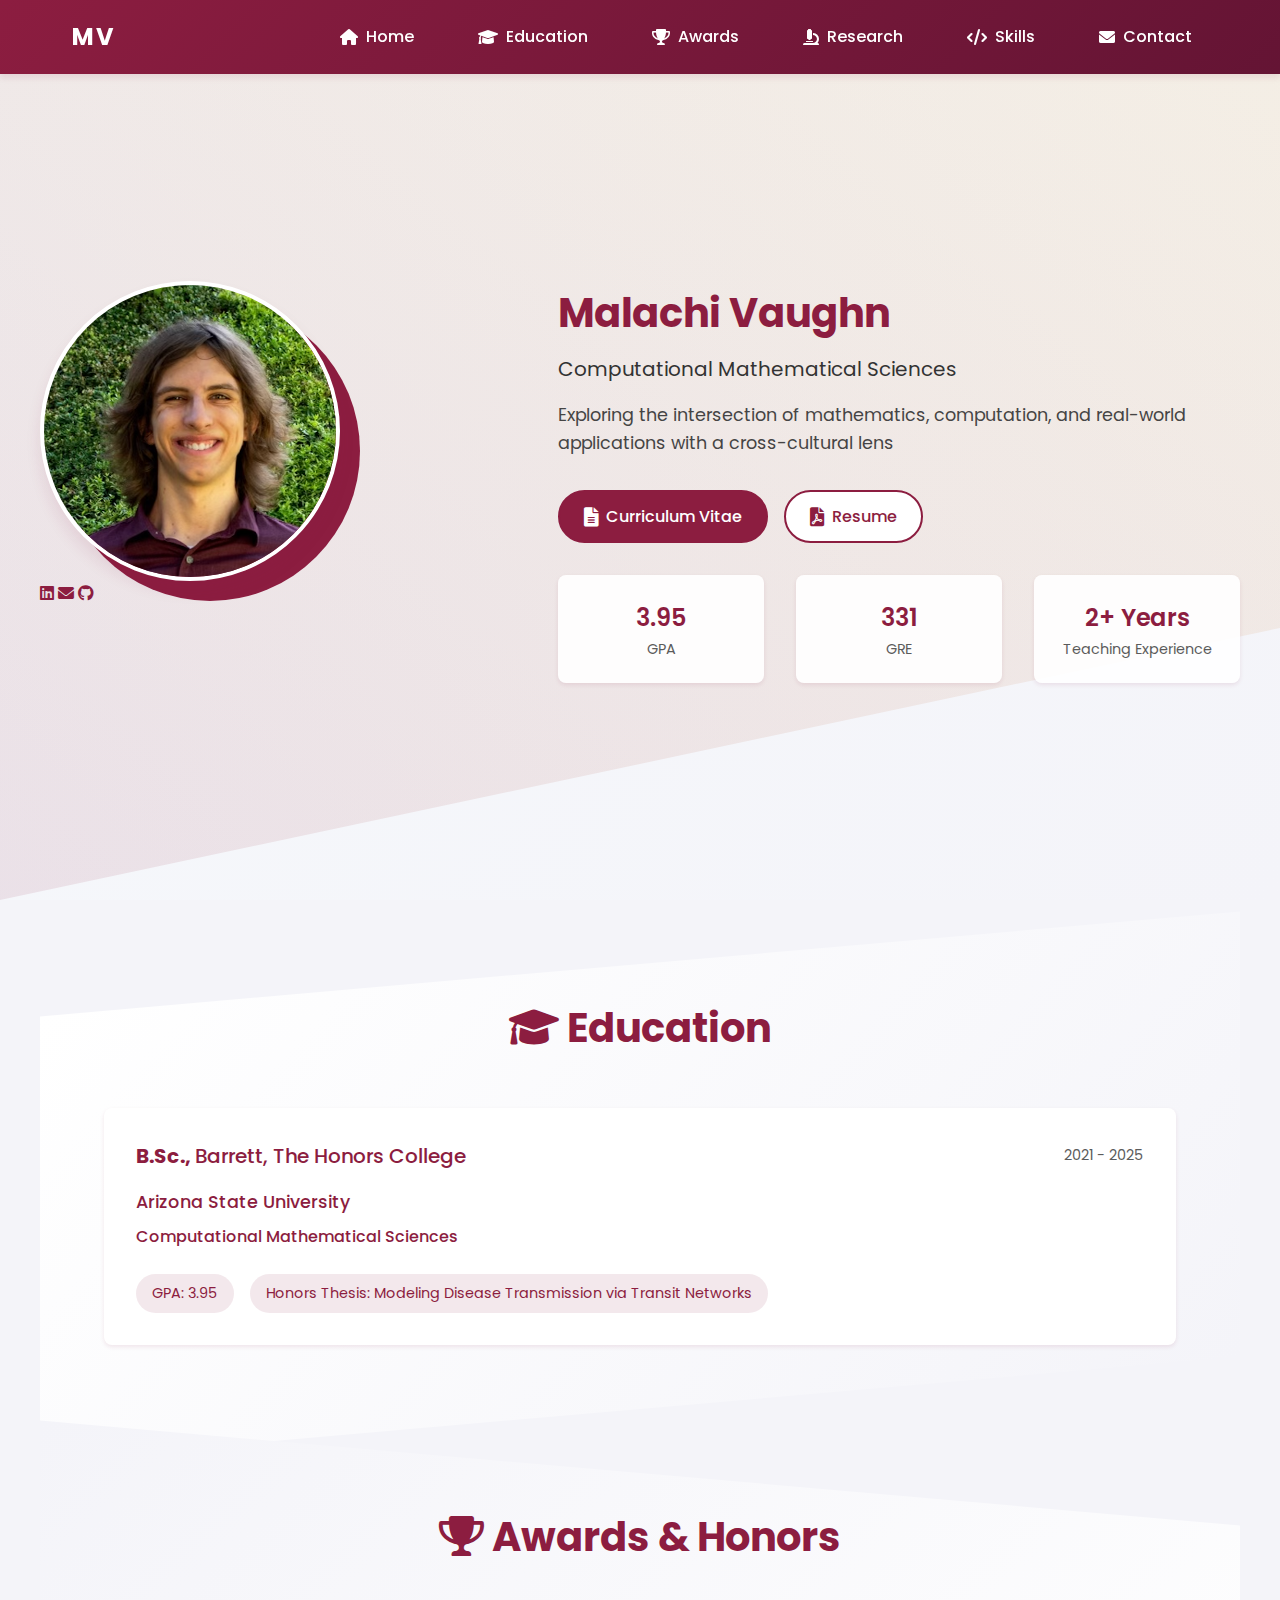
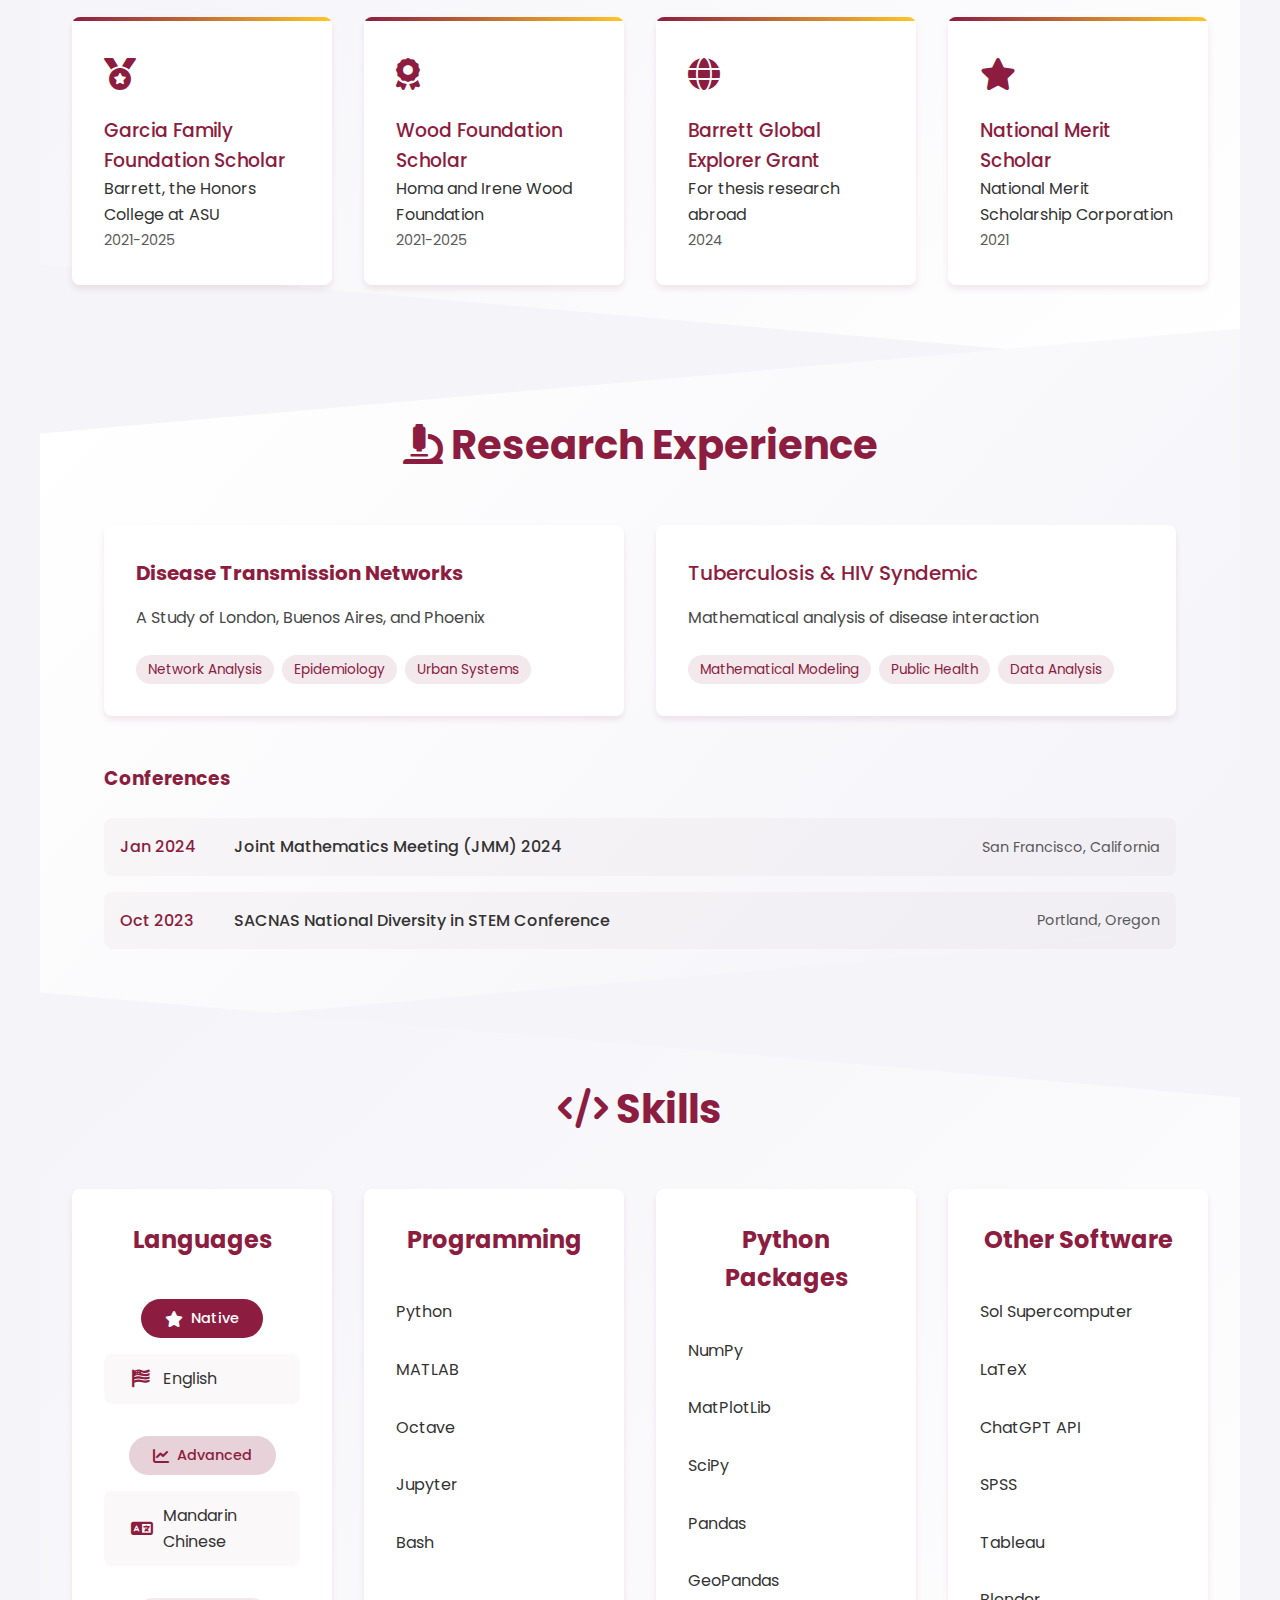
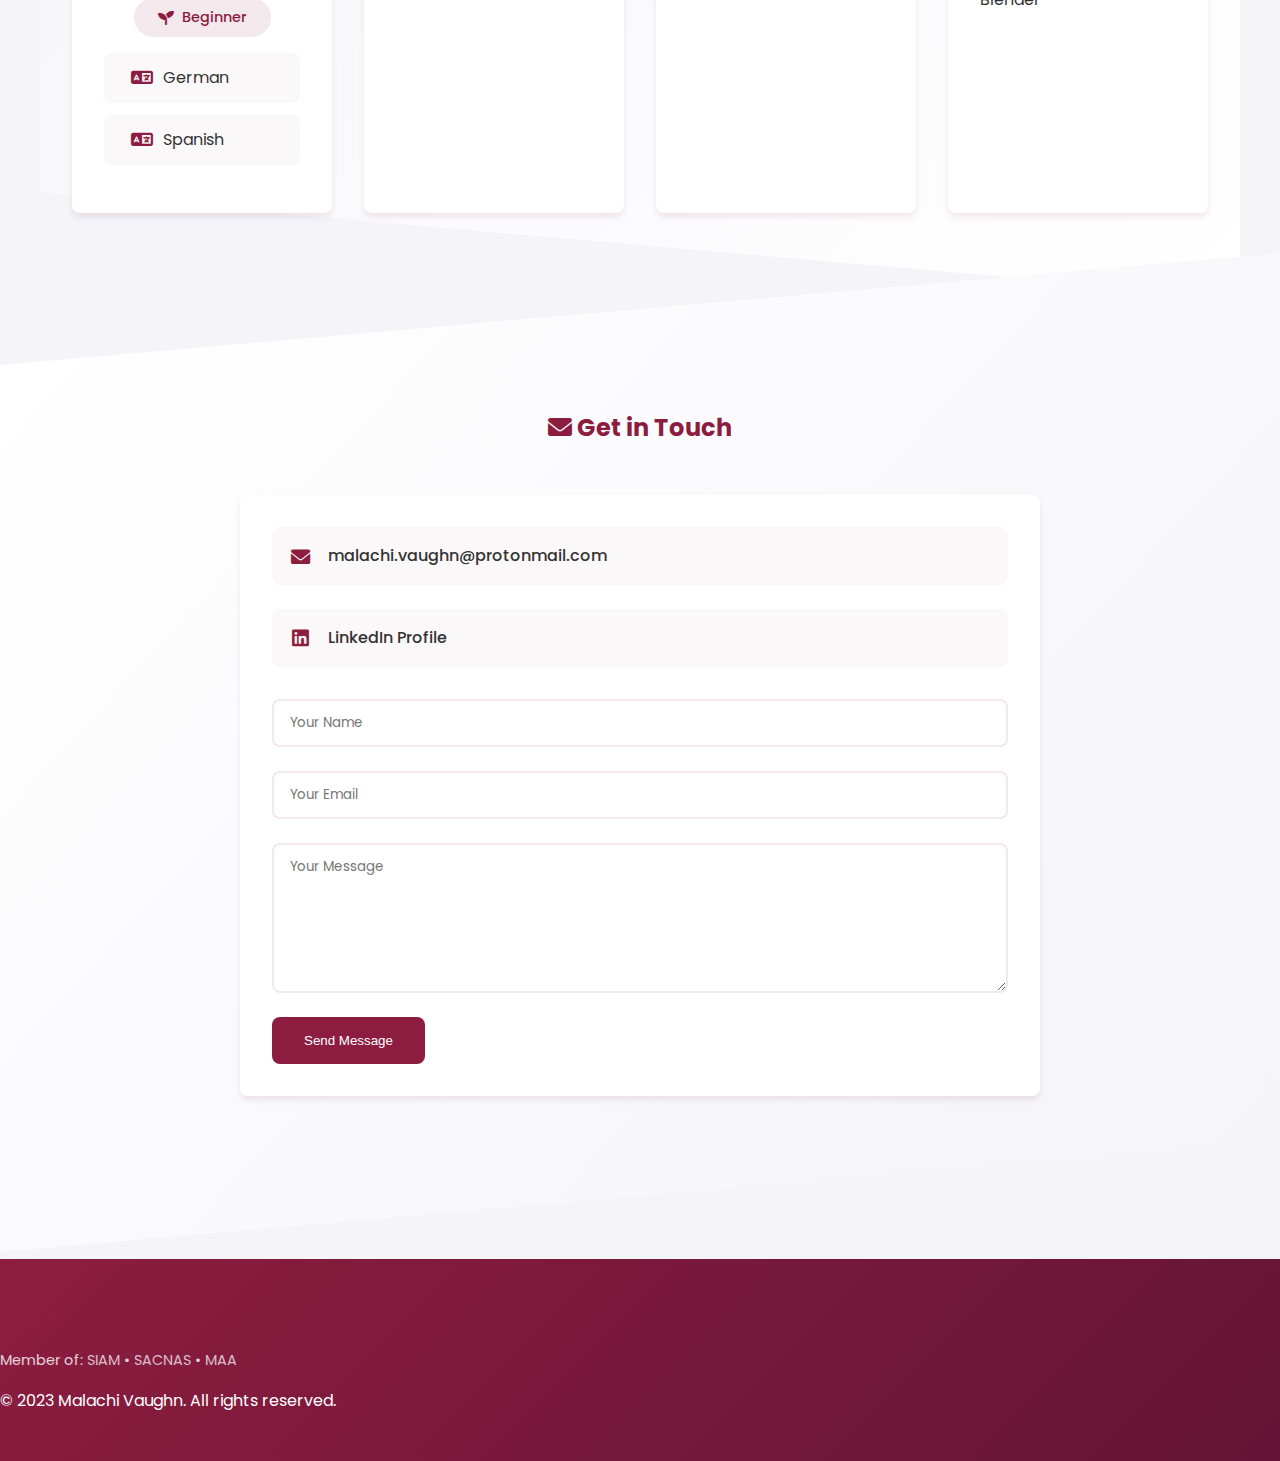
<file: index.html>
<!DOCTYPE html>
<html lang="en">
<head>
    <meta charset="UTF-8">
    <meta name="viewport" content="width=device-width, initial-scale=1.0">
    <title>Malachi Vaughn | Portfolio</title>
    <link rel="icon" type="image/svg+xml" href="data:image/svg+xml,<svg xmlns='http://www.w3.org/2000/svg' viewBox='0 0 100 100'><path fill='%238C1D40' stroke='black' stroke-width='2' d='M50 2L92 25V75L50 98L8 75V25L50 2z'/><text x='50' y='68' font-family='Arial' font-weight='bold' font-size='42' fill='white' text-anchor='middle'>MV</text></svg>">
    <link rel="stylesheet" href="css/styles.css">
    <link rel="stylesheet" href="https://cdnjs.cloudflare.com/ajax/libs/font-awesome/6.0.0/css/all.min.css">
    <link href="https://fonts.googleapis.com/css2?family=Poppins:wght@300;400;500;600;700&display=swap" rel="stylesheet">
</head>
<body>
    <!-- Navigation -->
    <header>
        <nav>
            <div class="logo">MV</div>
            <ul>
                <li><a href="#home"><i class="fas fa-home"></i> Home</a></li>
                <li><a href="#education"><i class="fas fa-graduation-cap"></i> Education</a></li>
                <li><a href="#awards"><i class="fas fa-trophy"></i> Awards</a></li>
                <li><a href="#research"><i class="fas fa-microscope"></i> Research</a></li>
                <li><a href="#skills"><i class="fas fa-code"></i> Skills</a></li>
                <li><a href="#contact"><i class="fas fa-envelope"></i> Contact</a></li>
            </ul>
        </nav>
    </header>

    <!-- Hero Section -->
    <section id="home" class="hero">
        <div class="hero-content">
            <div class="profile-container">
                <div class="profile-wrapper">
                    <img src="images/profile.png" alt="Malachi Vaughn" class="profile-img">
                    <div class="profile-backdrop"></div>
                </div>
                <div class="social-icons">
                    <a href="https://www.linkedin.com/in/malachi-vaughn/" target="_blank"><i class="fab fa-linkedin"></i></a>
                    <a href="mailto:malachi.vaughn@protonmail.com"><i class="fas fa-envelope"></i></a>
                    <a href="https://github.com/mjvaugh5" target="_blank"><i class="fab fa-github"></i></a>
                </div>
            </div>
            <div class="hero-text">
                <h1>Malachi Vaughn</h1>
                <p class="subtitle">Computational Mathematical Sciences</p>
                <p class="tagline">Exploring the intersection of mathematics, computation, and real-world applications with a cross-cultural lens</p>
                <div class="document-links">
                    <a href="https://drive.google.com/file/d/1K0JPLsYN8IQhLy4PbRxQRPZaoIpcnbSj/view?usp=sharing" class="doc-link cv-link" target="_blank">
                        <i class="fas fa-file-alt"></i>
                        Curriculum Vitae
                    </a>
                    <a href="https://drive.google.com/file/d/18tt3WPyoWrd3eE7w-vAeDcf9fKQ_kGXQ/view?usp=sharing" class="doc-link resume-link" target="_blank">
                        <i class="fas fa-file-pdf"></i>
                        Resume
                    </a>
                </div>
                <div class="hero-stats">
                    <div class="stat">
                        <span class="stat-number">3.95</span>
                        <span class="stat-label">GPA</span>
                    </div>
                    <div class="stat">
                        <span class="stat-number">331</span>
                        <span class="stat-label">GRE</span>
                    </div>
                    <div class="stat">
                        <span class="stat-number">2+ Years</span>
                        <span class="stat-label">Teaching Experience</span>
                    </div>
                </div>
            </div>
        </div>
    </section>

    <!-- Education Section -->
    <section id="education" class="card-container diagonal-section">
        <div class="section-content">
            <h2><i class="fas fa-graduation-cap"></i> Education</h2>
            <div class="education-card">
                <div class="edu-header">
                    <h3>B.Sc., <a href="https://barretthonors.asu.edu/" target="_blank">Barrett, The Honors College</a></h3>
                    <span class="year">2021 - 2025</span>
                </div>
                <p class="institution"><a href="https://www.asu.edu/" target="_blank">Arizona State University</a></p>
                <p class="major"><a href="https://degrees.apps.asu.edu/bachelors/major/ASU00/LACMSBS/computational-mathematical-sciences" target="_blank">Computational Mathematical Sciences</a></p>
                <div class="achievements">
                    <span class="gpa">GPA: 3.95</span>
                    <span class="honors">Honors Thesis: Modeling Disease Transmission via Transit Networks</span>
                </div>
            </div>
        </div>
    </section>

    <!-- Awards Section -->
    <section id="awards" class="card-container reverse-diagonal">
        <div class="section-content">
            <h2><i class="fas fa-trophy"></i> Awards & Honors</h2>
            <div class="awards-grid">
                <div class="award-card">
                    <div class="award-icon"><i class="fas fa-medal"></i></div>
                    <h3><a href="https://barretthonors.asu.edu/cost-aid/scholarships" target="_blank">Garcia Family Foundation Scholar</a></h3>
                    <p>Barrett, the Honors College at ASU</p>
                    <span class="year">2021-2025</span>
                </div>
                <div class="award-card">
                    <div class="award-icon"><i class="fas fa-award"></i></div>
                    <h3><a href="https://core-docs.s3.us-east-1.amazonaws.com/documents/asset/uploaded_file/2394/mtnview/3816771/2024_Wood_Scholarship.pdf" target="_blank">Wood Foundation Scholar</a></h3>
                    <p>Homa and Irene Wood Foundation</p>
                    <span class="year">2021-2025</span>
                </div>
                <div class="award-card">
                    <div class="award-icon"><i class="fas fa-globe"></i></div>
                    <h3><a href="https://onsa.asu.edu/scholarship/barrett-global-explorers-grant" target="_blank">Barrett Global Explorer Grant</a></h3>
                    <p>For thesis research abroad</p>
                    <span class="year">2024</span>
                </div>
                <div class="award-card">
                    <div class="award-icon"><i class="fas fa-star"></i></div>
                    <h3><a href="https://www.nationalmerit.org/" target="_blank">National Merit Scholar</a></h3>
                    <p>National Merit Scholarship Corporation</p>
                    <span class="year">2021</span>
                </div>
            </div>
        </div>
    </section>

    <!-- Research Section -->
    <section id="research" class="card-container diagonal-section">
        <div class="section-content">
            <h2><i class="fas fa-microscope"></i> Research Experience</h2>
            <div class="research-grid">
                <div class="research-card">
                    <h3>Disease Transmission Networks</h3>
                    <p>A Study of London, Buenos Aires, and Phoenix</p>
                    <div class="tags">
                        <span>Network Analysis</span>
                        <span>Epidemiology</span>
                        <span>Urban Systems</span>
                    </div>
                </div>
                <div class="research-card">
                    <h3><a href="https://mcmsc.asu.edu/sites/default/files/2024-08/Tuberculosis%20and%20Human%20Immuno..pdf" target="_blank">Tuberculosis & HIV Syndemic</a></h3>
                    <p>Mathematical analysis of disease interaction</p>
                    <div class="tags">
                        <span>Mathematical Modeling</span>
                        <span>Public Health</span>
                        <span>Data Analysis</span>
                    </div>
                </div>
            </div>
            <div class="conferences">
                <h3>Conferences</h3>
                <div class="conference-list">
                    <div class="conference-item">
                        <span class="conference-date">Jan 2024</span>
                        <span class="conference-name"><a href="https://www.jointmathematicsmeetings.org/" target="_blank">Joint Mathematics Meeting (JMM) 2024</a></span>
                        <span class="conference-location">San Francisco, California</span>
                    </div>
                    <div class="conference-item">
                        <span class="conference-date">Oct 2023</span>
                        <span class="conference-name"><a href="https://www.sacnas.org/conference" target="_blank">SACNAS National Diversity in STEM Conference</a></span>
                        <span class="conference-location">Portland, Oregon</span>
                    </div>
                </div>
            </div>
        </div>
    </section>

    <!-- Skills Section -->
    <section id="skills" class="card-container reverse-diagonal">
        <div class="section-content">
            <h2><i class="fas fa-code"></i> Skills</h2>
            <div class="skills-container">
                <div class="skill-category">
                    <h3>Languages</h3>
                    <div class="skill-items">
                        <div class="proficiency-group">
                            <div class="proficiency-label native">
                                <i class="fas fa-star"></i>
                                Native
                            </div>
                            <div class="language-list">
                                <div class="language-item">
                                    <i class="fas fa-flag-usa"></i>
                                    English
                                </div>
                            </div>
                        </div>
                        
                        <div class="proficiency-group">
                            <div class="proficiency-label advanced">
                                <i class="fas fa-chart-line"></i>
                                Advanced
                            </div>
                            <div class="language-list">
                                <div class="language-item">
                                    <i class="fas fa-language"></i>
                                    Mandarin Chinese
                                </div>
                            </div>
                        </div>
                        
                        <div class="proficiency-group">
                            <div class="proficiency-label beginner">
                                <i class="fas fa-seedling"></i>
                                Beginner
                            </div>
                            <div class="language-list">
                                <div class="language-item">
                                    <i class="fas fa-language"></i>
                                    German
                                </div>
                                <div class="language-item">
                                    <i class="fas fa-language"></i>
                                    Spanish
                                </div>
                            </div>
                        </div>
                    </div>
                </div>
                <div class="skill-category">
                    <h3>Programming</h3>
                    <div class="skill-items">
                        <span class="skill-tag">Python</span>
                        <span class="skill-tag">MATLAB</span>
                        <span class="skill-tag">Octave</span>
                        <span class="skill-tag">Jupyter</span>
                        <span class="skill-tag">Bash</span>
                    </div>
                </div>
                <div class="skill-category">
                    <h3>Python Packages</h3>
                    <div class="skill-items">
                        <span class="skill-tag">NumPy</span>
                        <span class="skill-tag">MatPlotLib</span>
                        <span class="skill-tag">SciPy</span>
                        <span class="skill-tag">Pandas</span>
                        <span class="skill-tag">GeoPandas</span>
                    </div>
                </div>
                <div class="skill-category">
                    <h3>Other Software</h3>
                    <div class="skill-items">
                        <span class="skill-tag">Sol Supercomputer</span>
                        <span class="skill-tag">LaTeX</span>
                        <span class="skill-tag">ChatGPT API</span>
                        <span class="skill-tag">SPSS</span>
                        <span class="skill-tag">Tableau</span>
                        <span class="skill-tag">Blender</span>
                    </div>
                </div>
            </div>
        </div>
    </section>

    <!-- Contact Section -->
    <section id="contact" class="contact-section diagonal-section">
        <div class="section-content">
            <h2><i class="fas fa-envelope"></i> Get in Touch</h2>
            <div class="contact-container">
                <div class="contact-info">
                    <div class="contact-item">
                        <i class="fas fa-envelope"></i>
                        <a href="mailto:malachi.vaughn@protonmail.com">malachi.vaughn@protonmail.com</a>
                    </div>
                    <div class="contact-item">
                        <i class="fab fa-linkedin"></i>
                        <a href="https://www.linkedin.com/in/malachi-vaughn/" target="_blank">LinkedIn Profile</a>
                    </div>
                </div>
                <form class="contact-form" action="https://formspree.io/f/xzzdpoly" method="POST">
                    <div class="form-group">
                        <input type="text" name="name" placeholder="Your Name" required>
                    </div>
                    <div class="form-group">
                        <input type="email" name="_replyto" placeholder="Your Email" required>
                    </div>
                    <div class="form-group">
                        <textarea name="message" placeholder="Your Message" required></textarea>
                    </div>
                    <input type="hidden" name="_subject" value="New Portfolio Contact Form Submission">
                    <input type="hidden" name="_next" value="thanks.html">
                    <button type="submit" class="submit-btn">Send Message</button>
                </form>
            </div>
        </div>
    </section>

    <!-- Footer -->
    <footer>
        <div class="footer-content">
            <div class="footer-social">
                <a href="https://www.linkedin.com/in/malachi-vaughn/" target="_blank"><i class="fab fa-linkedin"></i></a>
                <a href="mailto:malachi.vaughn@protonmail.com"><i class="fas fa-envelope"></i></a>
                <a href="https://github.com/mjvaugh5" target="_blank"><i class="fab fa-github"></i></a>
            </div>
            <div class="societies">
                <span>Member of: <a href="https://www.siam.org/" target="_blank">SIAM</a> • <a href="https://www.sacnas.org/" target="_blank">SACNAS</a> • <a href="https://www.maa.org/" target="_blank">MAA</a></span>
            </div>
            <p>&copy; 2023 Malachi Vaughn. All rights reserved.</p>
        </div>
    </footer>
</body>
</html>
</file>
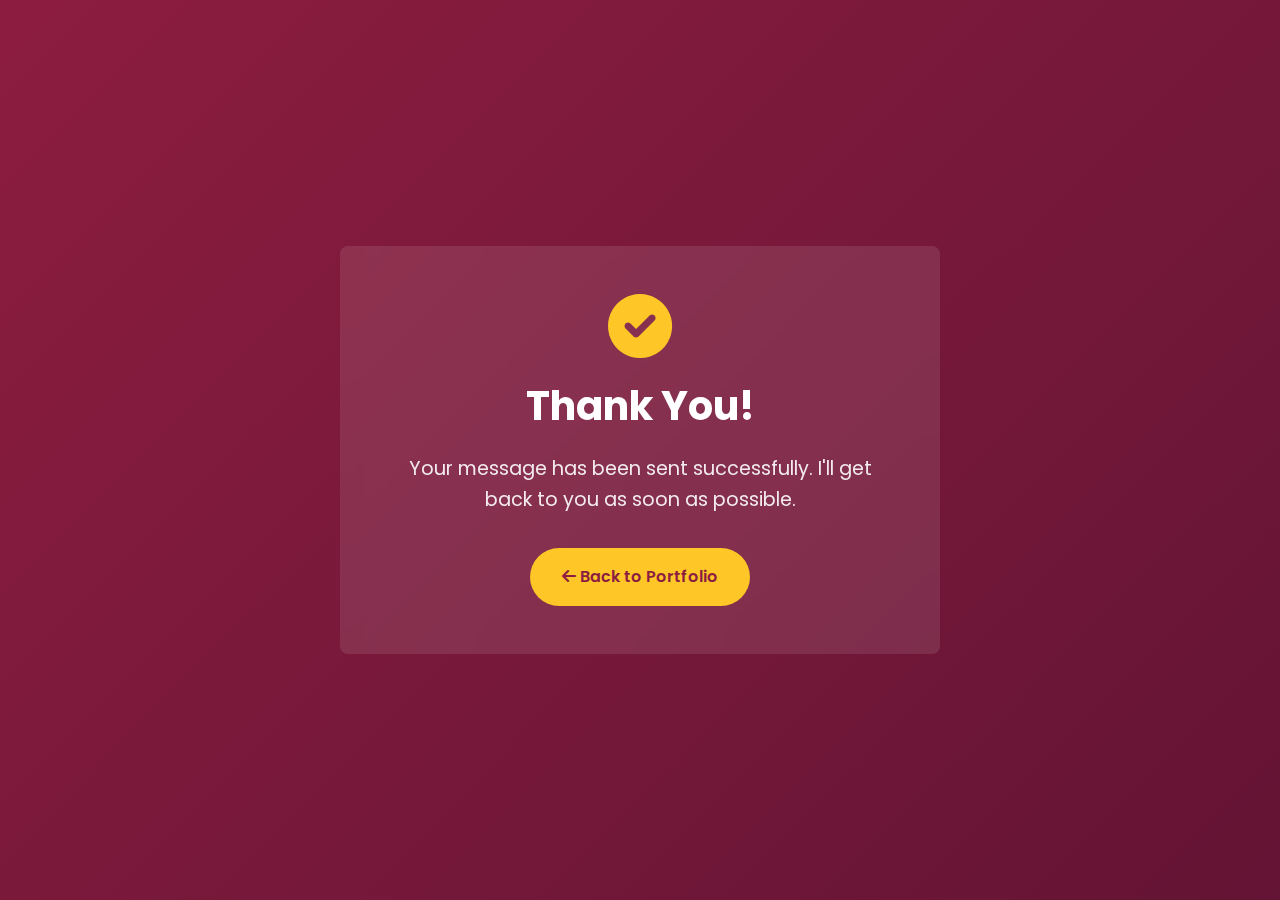
<file: thanks.html>
<!DOCTYPE html>
<html lang="en">
<head>
    <meta charset="UTF-8">
    <meta name="viewport" content="width=device-width, initial-scale=1.0">
    <title>Thank You - Message Sent</title>
    <link rel="stylesheet" href="css/styles.css">
    <link rel="stylesheet" href="https://cdnjs.cloudflare.com/ajax/libs/font-awesome/6.0.0/css/all.min.css">
    <link href="https://fonts.googleapis.com/css2?family=Poppins:wght@300;400;500;600;700&display=swap" rel="stylesheet">
    <style>
        .thank-you-container {
            min-height: 100vh;
            display: flex;
            flex-direction: column;
            align-items: center;
            justify-content: center;
            text-align: center;
            padding: 2rem;
            background: linear-gradient(135deg, var(--primary-color), var(--secondary-color));
            color: white;
        }
        
        .thank-you-content {
            background: rgba(255, 255, 255, 0.1);
            padding: 3rem;
            border-radius: var(--border-radius);
            backdrop-filter: blur(10px);
            max-width: 600px;
            margin: 0 auto;
        }
        
        .thank-you-icon {
            font-size: 4rem;
            color: var(--accent-color);
            margin-bottom: 1rem;
        }
        
        .thank-you-title {
            font-size: 2.5rem;
            margin-bottom: 1rem;
        }
        
        .thank-you-message {
            font-size: 1.2rem;
            margin-bottom: 2rem;
            opacity: 0.9;
        }
        
        .back-button {
            display: inline-block;
            padding: 1rem 2rem;
            background: var(--accent-color);
            color: var(--primary-color);
            text-decoration: none;
            border-radius: 30px;
            font-weight: 600;
            transition: var(--transition);
        }
        
        .back-button:hover {
            transform: translateY(-3px);
            box-shadow: 0 5px 15px rgba(0, 0, 0, 0.2);
        }
    </style>
</head>
<body>
    <div class="thank-you-container">
        <div class="thank-you-content">
            <i class="fas fa-check-circle thank-you-icon"></i>
            <h1 class="thank-you-title">Thank You!</h1>
            <p class="thank-you-message">Your message has been sent successfully. I'll get back to you as soon as possible.</p>
            <a href="index.html" class="back-button">
                <i class="fas fa-arrow-left"></i> Back to Portfolio
            </a>
        </div>
    </div>
</body>
</html>
</file>
<file: css/styles.css>
/* Base Styles and Variables */
:root {
    --primary-color: #8C1D40; /* ASU Maroon */
    --secondary-color: #641434; /* Darker Maroon */
    --accent-color: #FFC627; /* ASU Gold */
    --text-color: #333;
    --bg-color: #f4f4f9;
    --card-bg: #ffffff;
    --shadow-sm: 0 2px 4px rgba(140, 29, 64, 0.1);
    --shadow-md: 0 4px 6px rgba(140, 29, 64, 0.1);
    --shadow-lg: 0 10px 15px rgba(140, 29, 64, 0.1);
    --border-radius: 8px;
    --transition: all 0.3s ease;
    --diagonal-angle: -5deg;
}

/* Global Styles */
* {
    margin: 0;
    padding: 0;
    box-sizing: border-box;
}

html {
    scroll-behavior: smooth;
    overflow-x: hidden;
}

body {
    font-family: 'Poppins', sans-serif;
    line-height: 1.6;
    color: var(--text-color);
    background-color: var(--bg-color);
    overflow-x: hidden;
}

/* Diagonal Sections */
.diagonal-section {
    position: relative;
    padding: 100px 0;
    margin: 50px 0;
    transform: skewY(var(--diagonal-angle));
    background: linear-gradient(135deg, #ffffff 0%, #f4f4f9 100%);
}

.diagonal-section .section-content {
    transform: skewY(calc(-1 * var(--diagonal-angle)));
    max-width: 1200px;
    margin: 0 auto;
    padding: 0 2rem;
}

.reverse-diagonal {
    transform: skewY(calc(-1 * var(--diagonal-angle)));
    background: linear-gradient(135deg, #f4f4f9 0%, #ffffff 100%);
}

.reverse-diagonal .section-content {
    transform: skewY(var(--diagonal-angle));
}

/* Header and Navigation */
header {
    background: linear-gradient(135deg, var(--primary-color), var(--secondary-color));
    padding: 1rem 0;
    position: fixed;
    width: 100%;
    top: 0;
    z-index: 1000;
    box-shadow: var(--shadow-md);
}

nav {
    max-width: 1200px;
    margin: 0 auto;
    display: flex;
    justify-content: space-between;
    align-items: center;
    padding: 0 2rem;
}

.logo {
    color: white;
    font-size: 1.5rem;
    font-weight: 700;
    letter-spacing: 2px;
    position: relative;
    overflow: hidden;
}

.logo::after {
    content: '';
    position: absolute;
    left: 0;
    bottom: 0;
    width: 100%;
    height: 2px;
    background: var(--accent-color);
    transform: translateX(-100%);
    transition: transform 0.3s ease;
}

.logo:hover::after {
    transform: translateX(0);
}

nav ul {
    list-style: none;
    display: flex;
    gap: 2rem;
}

nav ul li a {
    color: white;
    text-decoration: none;
    font-weight: 500;
    transition: var(--transition);
    display: flex;
    align-items: center;
    gap: 0.5rem;
    padding: 0.5rem 1rem;
    border-radius: 20px;
}

nav ul li a:hover {
    color: var(--accent-color);
    background: rgba(255, 255, 255, 0.1);
    transform: translateY(-2px);
}

/* Hero Section */
.hero {
    min-height: 100vh;
    display: flex;
    align-items: center;
    padding: 6rem 2rem 2rem;
    background: linear-gradient(135deg, #f6f9fc 0%, #f4f4f9 100%);
    position: relative;
    overflow: hidden;
}

.hero::before {
    content: '';
    position: absolute;
    top: 0;
    left: 0;
    right: 0;
    bottom: 0;
    background: linear-gradient(45deg, rgba(140, 29, 64, 0.1) 0%, rgba(255, 196, 39, 0.1) 100%);
    transform: skewY(-12deg);
    transform-origin: 0;
}

.hero-content {
    max-width: 1200px;
    margin: 0 auto;
    display: grid;
    grid-template-columns: 1fr 1.5fr;
    gap: 4rem;
}

.profile-container {
    position: relative;
}

.profile-wrapper {
    position: relative;
    width: 300px;
    height: 300px;
}

.profile-img {
    width: 100%;
    height: 100%;
    border-radius: 50%;
    object-fit: cover;
    border: 4px solid white;
    box-shadow: var(--shadow-lg);
    position: relative;
    z-index: 2;
}

.profile-backdrop {
    position: absolute;
    width: 100%;
    height: 100%;
    background: var(--primary-color);
    border-radius: 50%;
    top: 20px;
    left: 20px;
    z-index: 1;
}

.hero-text {
    position: relative;
    z-index: 2;
}

.hero-text h1 {
    font-size: 2.5rem;
    color: var(--primary-color);
    margin-bottom: 0.5rem;
}

.subtitle {
    font-size: 1.25rem;
    color: var(--text-color);
    margin-bottom: 1rem;
}

.tagline {
    font-size: 1.1rem;
    color: var(--text-color);
    opacity: 0.9;
    margin-bottom: 2rem;
    line-height: 1.6;
}

.document-links {
    display: flex;
    gap: 1rem;
    margin-bottom: 2.5rem;
}

.doc-link {
    display: inline-flex;
    align-items: center;
    gap: 0.5rem;
    padding: 0.75rem 1.5rem;
    border-radius: var(--border-radius);
    text-decoration: none;
    font-weight: 500;
    transition: var(--transition);
}

.cv-link {
    background: var(--primary-color);
    color: white;
}

.resume-link {
    background: rgba(140, 29, 64, 0.1);
    color: var(--primary-color);
}

.doc-link:hover {
    transform: translateY(-2px);
    box-shadow: var(--shadow-md);
}

.hero-stats {
    display: grid;
    grid-template-columns: repeat(3, 1fr);
    gap: 2rem;
    margin-top: 2rem;
}

.stat {
    text-align: center;
    padding: 1.5rem;
    background: rgba(255, 255, 255, 0.9);
    border-radius: var(--border-radius);
    box-shadow: var(--shadow-sm);
    transition: var(--transition);
}

.stat:hover {
    transform: translateY(-5px);
    box-shadow: var(--shadow-md);
}

.stat-number {
    display: block;
    font-size: 1.5rem;
    font-weight: 600;
    color: var(--primary-color);
    margin-bottom: 0.25rem;
}

.stat-label {
    display: block;
    font-size: 0.9rem;
    color: var(--text-color);
    opacity: 0.8;
    line-height: 1.2;
}

/* Conference Items */
.conference-item {
    display: flex;
    align-items: center;
    gap: 1.5rem;
    padding: 1rem;
    background: rgba(140, 29, 64, 0.03);
    border-radius: var(--border-radius);
    transition: var(--transition);
}

.conference-item:hover {
    background: rgba(140, 29, 64, 0.05);
    transform: translateX(5px);
}

.conference-date {
    font-weight: 500;
    color: var(--primary-color);
    min-width: 90px;
}

.conference-name {
    flex: 1;
    font-weight: 500;
}

.conference-name a {
    color: var(--text-color);
    text-decoration: none;
    transition: var(--transition);
}

.conference-name a:hover {
    color: var(--primary-color);
}

.conference-location {
    color: var(--text-color);
    opacity: 0.8;
    font-size: 0.9rem;
}

.conference-type {
    font-size: 0.85rem;
    padding: 0.25rem 0.75rem;
    border-radius: 15px;
    margin-left: auto;
}

.type-presenter {
    background: rgba(140, 29, 64, 0.1);
    color: var(--primary-color);
}

.type-attendee {
    background: rgba(0, 0, 0, 0.05);
    color: var(--text-color);
}

/* Awards Grid */
.awards-grid {
    display: grid;
    grid-template-columns: repeat(auto-fit, minmax(250px, 1fr));
    gap: 2rem;
    margin-top: 2rem;
}

.award-card {
    background: var(--card-bg);
    padding: 2rem;
    border-radius: var(--border-radius);
    box-shadow: var(--shadow-md);
    transition: var(--transition);
    position: relative;
    overflow: hidden;
}

.award-card::before {
    content: '';
    position: absolute;
    top: 0;
    left: 0;
    width: 100%;
    height: 4px;
    background: linear-gradient(90deg, var(--primary-color), var(--accent-color));
}

.award-card:hover {
    transform: translateY(-5px);
    box-shadow: var(--shadow-lg);
}

.award-icon {
    font-size: 2rem;
    color: var(--primary-color);
    margin-bottom: 1rem;
}

/* Research and Project Cards */
.research-grid, .project-grid {
    display: grid;
    grid-template-columns: repeat(auto-fit, minmax(300px, 1fr));
    gap: 2rem;
}

.research-card, .project-card {
    background: var(--card-bg);
    border-radius: var(--border-radius);
    padding: 2rem;
    box-shadow: var(--shadow-md);
    transition: var(--transition);
}

.research-card:hover, .project-card:hover {
    transform: translateY(-5px);
    box-shadow: var(--shadow-lg);
}

.research-card h3 {
    color: var(--primary-color);
    margin-bottom: 1rem;
    font-size: 1.25rem;
}

.research-card p {
    margin-bottom: 1.5rem;
    color: var(--text-color);
    opacity: 0.9;
}

.tags {
    display: flex;
    flex-wrap: wrap;
    gap: 0.5rem;
    margin-top: 1rem;
}

.tags span {
    background: rgba(140, 29, 64, 0.1);
    color: var(--primary-color);
    padding: 0.25rem 0.75rem;
    border-radius: 20px;
    font-size: 0.85rem;
}

/* Conference Section */
.conferences {
    margin-top: 3rem;
}

.conferences h3 {
    color: var(--primary-color);
    margin-bottom: 1.5rem;
}

.conference-list {
    display: flex;
    flex-direction: column;
    gap: 1rem;
}

.conference-item {
    display: flex;
    align-items: center;
    gap: 1.5rem;
    padding: 1rem;
    background: rgba(140, 29, 64, 0.03);
    border-radius: var(--border-radius);
    transition: var(--transition);
}

.conference-item:hover {
    background: rgba(140, 29, 64, 0.05);
    transform: translateX(5px);
}

.conference-date {
    font-weight: 500;
    color: var(--primary-color);
    min-width: 90px;
}

.conference-name {
    flex: 1;
    font-weight: 500;
}

.conference-name a {
    color: var(--text-color);
    text-decoration: none;
    transition: var(--transition);
}

.conference-name a:hover {
    color: var(--primary-color);
}

.conference-location {
    color: var(--text-color);
    opacity: 0.8;
    font-size: 0.9rem;
}

@media (max-width: 768px) {
    .conference-item {
        flex-direction: column;
        align-items: flex-start;
        gap: 0.5rem;
    }
    
    .conference-date {
        min-width: auto;
    }
}

/* Skills Section */
.skills-container {
    display: grid;
    grid-template-columns: repeat(auto-fit, minmax(250px, 1fr));
    gap: 2rem;
}

.skill-category {
    background: var(--card-bg);
    padding: 2rem;
    border-radius: var(--border-radius);
    box-shadow: var(--shadow-md);
    width: 100%;
    max-width: 400px;
    margin: 0 auto;
}

.skill-items {
    display: flex;
    flex-direction: column;
    gap: 2rem;
    padding: 1rem 0;
}

.proficiency-group {
    display: flex;
    flex-direction: column;
    align-items: center;
    gap: 1rem;
}

.proficiency-label {
    display: flex;
    align-items: center;
    gap: 0.5rem;
    padding: 0.5rem 1.5rem;
    border-radius: 20px;
    font-weight: 500;
    font-size: 0.9rem;
}

.proficiency-label i {
    font-size: 1rem;
}

.proficiency-label.native {
    background: var(--primary-color);
    color: white;
}

.proficiency-label.advanced {
    background: rgba(140, 29, 64, 0.2);
    color: var(--primary-color);
}

.proficiency-label.beginner {
    background: rgba(140, 29, 64, 0.1);
    color: var(--primary-color);
}

.language-list {
    display: flex;
    flex-direction: column;
    align-items: center;
    gap: 0.75rem;
    width: 100%;
}

.language-item {
    display: flex;
    align-items: center;
    gap: 0.75rem;
    padding: 0.75rem 1.5rem;
    background: rgba(140, 29, 64, 0.03);
    border-radius: var(--border-radius);
    width: 100%;
    max-width: 250px;
    transition: var(--transition);
    border-left: 3px solid transparent;
}

.language-item:hover {
    background: rgba(140, 29, 64, 0.05);
    border-left-color: var(--accent-color);
    transform: translateX(5px);
}

.language-item i {
    color: var(--primary-color);
    font-size: 1.1rem;
    width: 20px;
    text-align: center;
}

.skill-category h3 {
    text-align: center;
    margin-bottom: 1.5rem;
    color: var(--primary-color);
    font-size: 1.5rem;
}

/* Education Section */
.education-card {
    background: var(--card-bg);
    padding: 2rem;
    border-radius: var(--border-radius);
    box-shadow: var(--shadow-sm);
    transition: var(--transition);
    margin-bottom: 2rem;
}

.education-card:hover {
    transform: translateY(-5px);
    box-shadow: var(--shadow-md);
}

.edu-header {
    display: flex;
    justify-content: space-between;
    align-items: center;
    margin-bottom: 1rem;
}

.edu-header h3 {
    color: var(--primary-color);
    font-size: 1.25rem;
    margin: 0;
}

.year {
    color: var(--text-color);
    opacity: 0.8;
    font-size: 0.9rem;
}

.institution {
    font-size: 1.1rem;
    margin-bottom: 0.5rem;
}

.major {
    color: var(--text-color);
    margin-bottom: 1.5rem;
}

.achievements {
    display: flex;
    flex-wrap: wrap;
    gap: 1rem;
    margin-top: 1rem;
}

.gpa, .honors {
    background: rgba(140, 29, 64, 0.1);
    color: var(--primary-color);
    padding: 0.5rem 1rem;
    border-radius: 20px;
    font-size: 0.9rem;
}

/* Contact Section */
.contact-section {
    background: linear-gradient(135deg, #ffffff 0%, #f4f4f9 100%);
    padding: 100px 0;
}

.contact-section h2 {
    text-align: center;
    margin-bottom: 3rem;
    color: var(--primary-color);
}

.contact-container {
    max-width: 800px;
    margin: 0 auto;
    padding: 2rem;
    background: var(--card-bg);
    border-radius: var(--border-radius);
    box-shadow: var(--shadow-md);
}

.contact-info {
    margin-bottom: 2rem;
    display: flex;
    flex-direction: column;
    gap: 1.5rem;
}

.contact-item {
    display: flex;
    align-items: center;
    gap: 1rem;
    padding: 1rem;
    background: rgba(140, 29, 64, 0.03);
    border-radius: var(--border-radius);
    transition: var(--transition);
}

.contact-item:hover {
    background: rgba(140, 29, 64, 0.05);
    transform: translateX(5px);
}

.contact-item i {
    color: var(--primary-color);
    font-size: 1.2rem;
    width: 24px;
    text-align: center;
}

.contact-item a {
    color: var(--text-color);
    text-decoration: none;
    font-weight: 500;
    transition: var(--transition);
}

.contact-item a:hover {
    color: var(--primary-color);
}

.contact-form {
    display: flex;
    flex-direction: column;
    gap: 1.5rem;
}

.form-group {
    display: flex;
    flex-direction: column;
    gap: 0.5rem;
}

.form-group label {
    font-weight: 500;
    color: var(--primary-color);
}

.form-group input,
.form-group textarea {
    padding: 0.75rem 1rem;
    border: 2px solid rgba(140, 29, 64, 0.1);
    border-radius: var(--border-radius);
    font-family: inherit;
    transition: var(--transition);
}

.form-group input:focus,
.form-group textarea:focus {
    outline: none;
    border-color: var(--primary-color);
}

.form-group textarea {
    min-height: 150px;
    resize: vertical;
}

.submit-btn {
    background: var(--primary-color);
    color: white;
    padding: 1rem 2rem;
    border: none;
    border-radius: var(--border-radius);
    font-weight: 500;
    cursor: pointer;
    transition: var(--transition);
    align-self: flex-start;
}

.submit-btn:hover {
    background: var(--secondary-color);
    transform: translateY(-2px);
    box-shadow: var(--shadow-md);
}

/* Link Styles */
a {
    color: var(--primary-color);
    text-decoration: none;
    transition: var(--transition);
    position: relative;
}

a:hover {
    color: var(--accent-color);
}

a:not(.nav-link):not(.social-link)::after {
    content: '';
    position: absolute;
    width: 100%;
    height: 2px;
    bottom: -2px;
    left: 0;
    background-color: var(--accent-color);
    transform: scaleX(0);
    transform-origin: right;
    transition: transform 0.3s ease;
}

a:not(.nav-link):not(.social-link):hover::after {
    transform: scaleX(1);
    transform-origin: left;
}

.card-container a {
    font-weight: 500;
}

.societies a {
    color: rgba(255, 255, 255, 0.9);
}

.societies a:hover {
    color: var(--accent-color);
}

/* Document Links */
.document-links {
    display: flex;
    gap: 1rem;
    margin: 1.5rem 0;
}

.doc-link {
    display: flex;
    align-items: center;
    gap: 0.5rem;
    padding: 0.75rem 1.5rem;
    background: var(--card-bg);
    border: 2px solid var(--primary-color);
    border-radius: 30px;
    color: var(--primary-color);
    font-weight: 500;
    transition: var(--transition);
}

.doc-link:hover {
    background: var(--primary-color);
    color: white;
    transform: translateY(-2px);
    box-shadow: var(--shadow-md);
}

.doc-link i {
    font-size: 1.2rem;
}

.cv-link {
    background: var(--primary-color);
    color: white;
}

.cv-link:hover {
    background: var(--accent-color);
    border-color: var(--accent-color);
    color: var(--primary-color);
}

.resume-link:hover {
    background: var(--primary-color);
    color: var(--accent-color);
}

/* Footer */
footer {
    background: linear-gradient(135deg, var(--primary-color), var(--secondary-color));
    color: white;
    padding: 3rem 0;
    margin-top: 4rem;
}

.societies {
    margin: 1rem 0;
    font-size: 0.9rem;
    opacity: 0.8;
}

/* Responsive Design */
@media (max-width: 768px) {
    .hero-content {
        grid-template-columns: 1fr;
        text-align: center;
    }

    .profile-wrapper {
        margin: 0 auto;
    }

    .hero-stats {
        grid-template-columns: 1fr;
        max-width: 300px;
        margin: 2rem auto 0;
    }

    .conference-item {
        flex-wrap: wrap;
    }

    .conference-type {
        width: 100%;
        text-align: center;
        margin: 0.5rem 0 0;
    }
}

/* Card Containers */
.card-container {
    max-width: 1200px;
    margin: 4rem auto;
    padding: 2rem;
}

.card-container h2 {
    text-align: center;
    margin-bottom: 3rem;
    font-size: 2.5rem;
    color: var(--primary-color);
}
</file>
